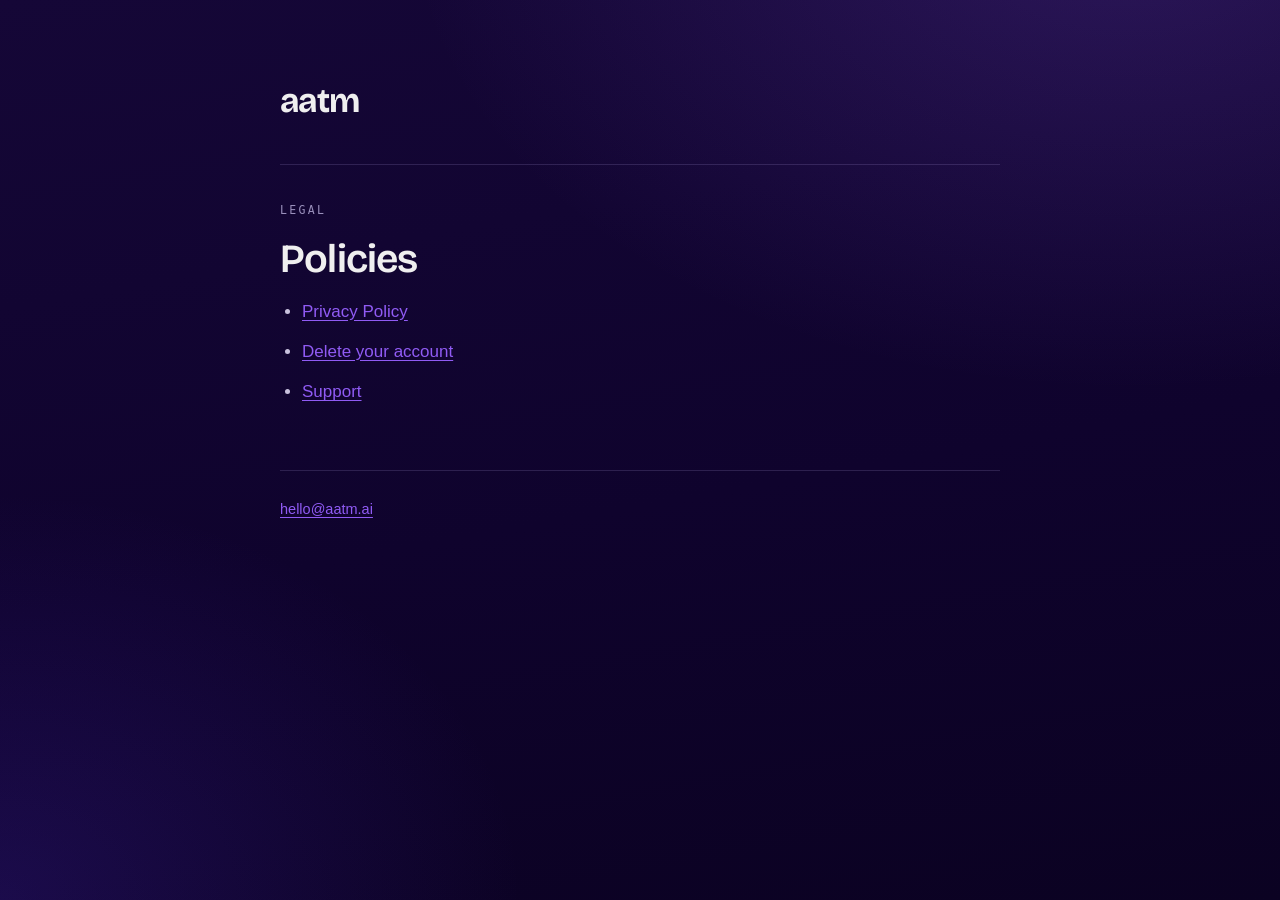
<file: index.html>
<!DOCTYPE html>
<html lang="en"><head><meta charset="utf-8">
<meta name="viewport" content="width=device-width,initial-scale=1">
<title>aatm · legal</title>
<link rel="preconnect" href="https://fonts.googleapis.com">
<link rel="preconnect" href="https://fonts.gstatic.com" crossorigin>
<link href="https://fonts.googleapis.com/css2?family=Bricolage+Grotesque:opsz,wght@12..96,400..700&display=swap" rel="stylesheet">
<link rel="stylesheet" href="./style.css">
</head>
<body><div class="wrap">
<header><span class="mark">aatm</span></header>
<p class="kicker">Legal</p>
<h1>Policies</h1>
<ul>
  <li><a href="https://aatm.ai/privacy/">Privacy Policy</a></li>
  <li><a href="./delete-account/">Delete your account</a></li>
  <li><a href="./support/">Support</a></li>
</ul>
<footer><p><a href="mailto:hello@aatm.ai">hello@aatm.ai</a></p></footer>
</div></body></html>
</file>
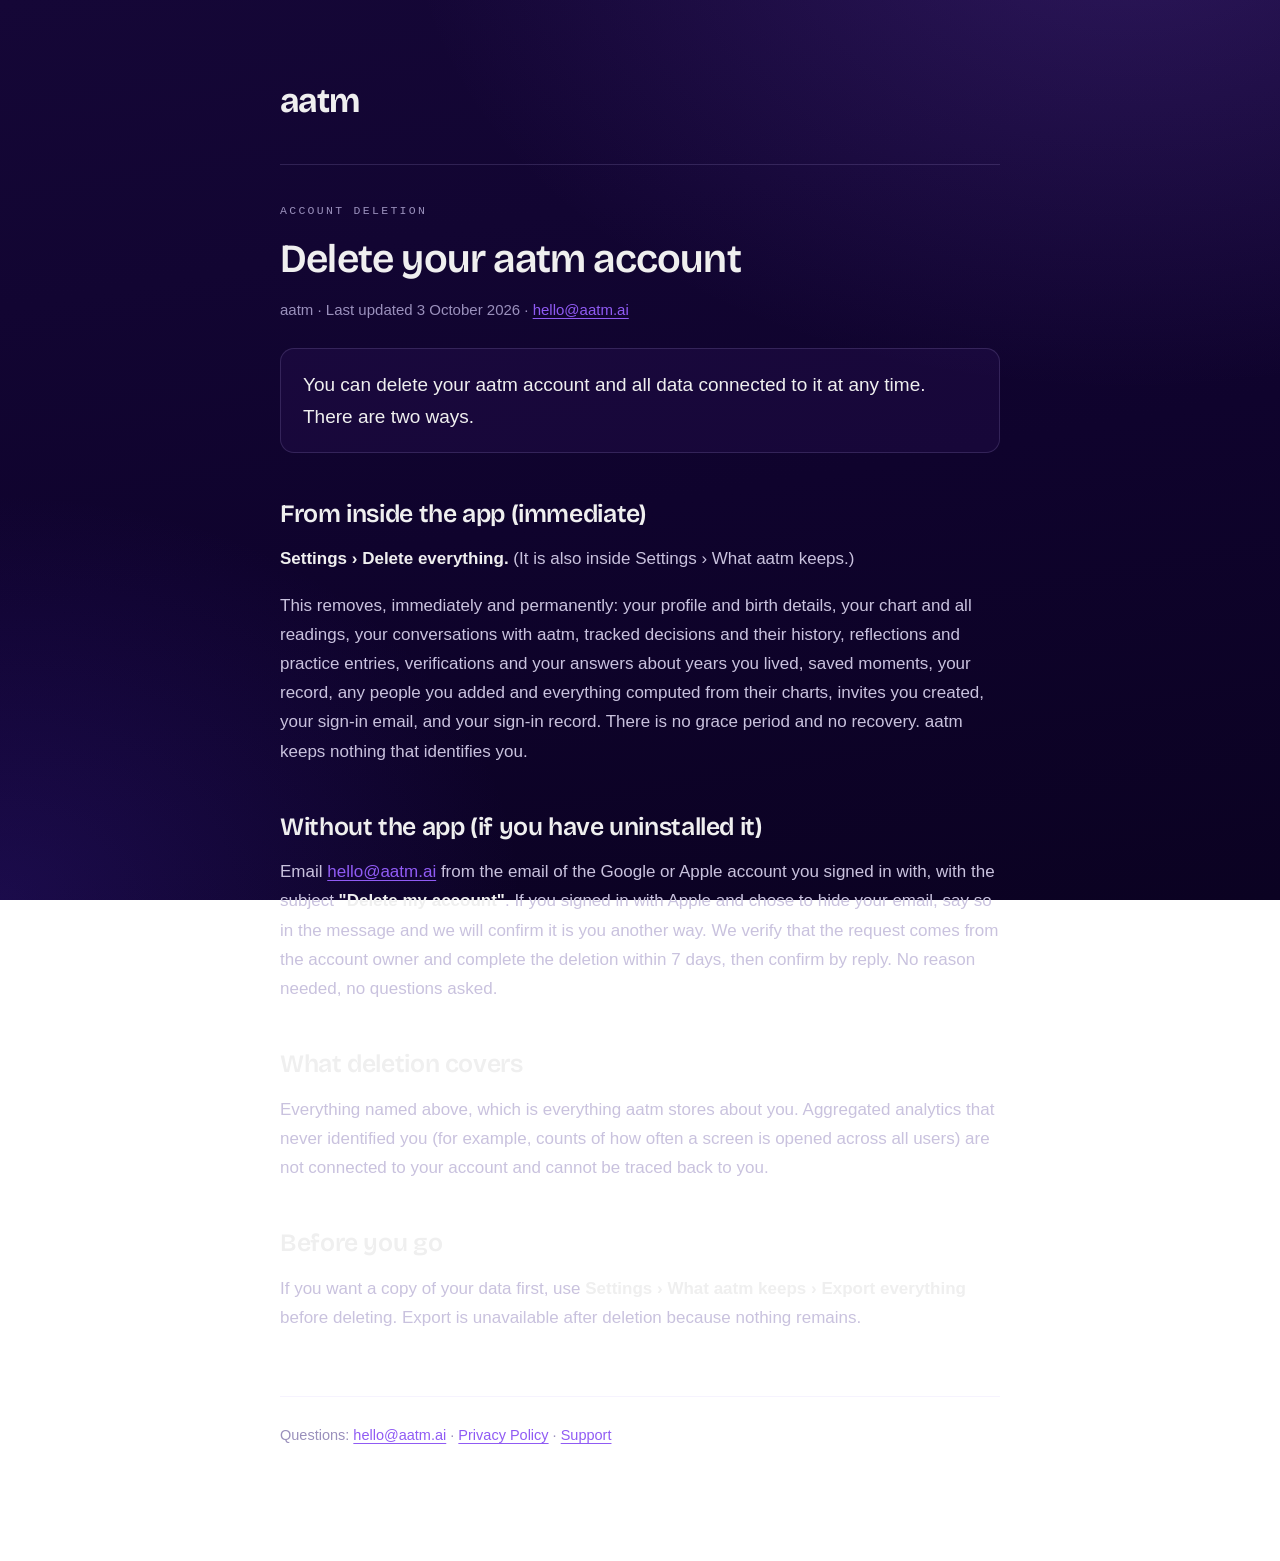
<file: delete-account/index.html>
<!DOCTYPE html>
<html lang="en">
<head>
<meta charset="utf-8">
<meta name="viewport" content="width=device-width, initial-scale=1">
<title>Delete your account · aatm</title>
<meta name="description" content="Delete your aatm account and all data connected to it, from inside the app or by email. No grace period, no questions asked.">
<link rel="preconnect" href="https://fonts.googleapis.com">
<link rel="preconnect" href="https://fonts.gstatic.com" crossorigin>
<link href="https://fonts.googleapis.com/css2?family=Bricolage+Grotesque:opsz,wght@12..96,400..700&display=swap" rel="stylesheet">
<link rel="stylesheet" href="../style.css">
</head>
<body>
<div class="wrap">

<header>
  <span class="mark">aatm</span>
</header>

<p class="kicker">Account deletion</p>
<h1>Delete your aatm account</h1>
<p class="meta">aatm &middot; Last updated 3 October 2026 &middot; <a href="mailto:hello@aatm.ai">hello@aatm.ai</a></p>

<div class="short">
  <p class="lede">You can delete your aatm account and all data connected to it at any time. There are two ways.</p>
</div>

<h2>From inside the app (immediate)</h2>
<p><strong>Settings &rsaquo; Delete everything.</strong> (It is also inside Settings &rsaquo; What aatm keeps.)</p>
<p>This removes, immediately and permanently: your profile and birth details, your chart and all readings, your conversations with aatm, tracked decisions and their history, reflections and practice entries, verifications and your answers about years you lived, saved moments, your record, any people you added and everything computed from their charts, invites you created, your sign-in email, and your sign-in record. There is no grace period and no recovery. aatm keeps nothing that identifies you.</p>

<h2>Without the app (if you have uninstalled it)</h2>
<p>Email <a href="mailto:hello@aatm.ai?subject=Delete%20my%20account">hello@aatm.ai</a> from the email of the Google or Apple account you signed in with, with the subject <strong>"Delete my account"</strong>. If you signed in with Apple and chose to hide your email, say so in the message and we will confirm it is you another way. We verify that the request comes from the account owner and complete the deletion within 7 days, then confirm by reply. No reason needed, no questions asked.</p>

<h2>What deletion covers</h2>
<p>Everything named above, which is everything aatm stores about you. Aggregated analytics that never identified you (for example, counts of how often a screen is opened across all users) are not connected to your account and cannot be traced back to you.</p>

<h2>Before you go</h2>
<p>If you want a copy of your data first, use <strong>Settings &rsaquo; What aatm keeps &rsaquo; Export everything</strong> before deleting. Export is unavailable after deletion because nothing remains.</p>

<footer>
  <p>Questions: <a href="mailto:hello@aatm.ai">hello@aatm.ai</a> &middot; <a href="https://aatm.ai/privacy/">Privacy Policy</a> &middot; <a href="../support/">Support</a></p>
</footer>

</div>
</body>
</html>
</file>
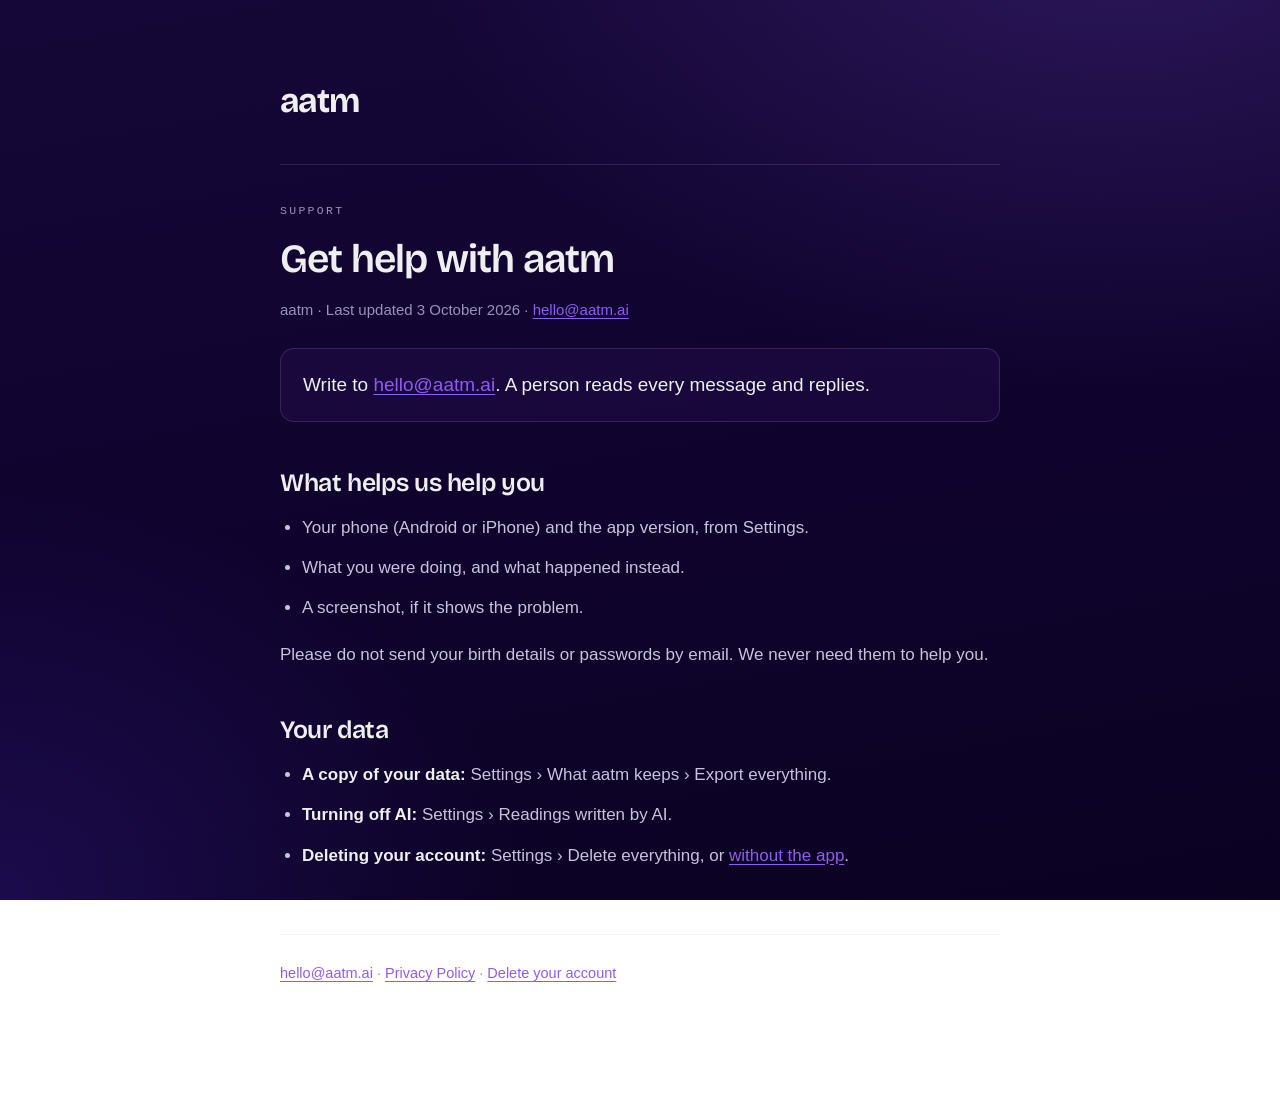
<file: support/index.html>
<!DOCTYPE html>
<html lang="en">
<head>
<meta charset="utf-8">
<meta name="viewport" content="width=device-width, initial-scale=1">
<title>Support · aatm</title>
<meta name="description" content="Get help with aatm. Write to hello@aatm.ai and a person will reply.">
<link rel="preconnect" href="https://fonts.googleapis.com">
<link rel="preconnect" href="https://fonts.gstatic.com" crossorigin>
<link href="https://fonts.googleapis.com/css2?family=Bricolage+Grotesque:opsz,wght@12..96,400..700&display=swap" rel="stylesheet">
<link rel="stylesheet" href="../style.css">
</head>
<body>
<div class="wrap">

<header>
  <span class="mark">aatm</span>
</header>

<p class="kicker">Support</p>
<h1>Get help with aatm</h1>
<p class="meta">aatm &middot; Last updated 3 October 2026 &middot; <a href="mailto:hello@aatm.ai">hello@aatm.ai</a></p>

<div class="short">
  <p class="lede">Write to <a href="mailto:hello@aatm.ai?subject=aatm%20support">hello@aatm.ai</a>. A person reads every message and replies.</p>
</div>

<h2>What helps us help you</h2>
<ul>
  <li>Your phone (Android or iPhone) and the app version, from Settings.</li>
  <li>What you were doing, and what happened instead.</li>
  <li>A screenshot, if it shows the problem.</li>
</ul>
<p>Please do not send your birth details or passwords by email. We never need them to help you.</p>

<h2>Your data</h2>
<ul>
  <li><strong>A copy of your data:</strong> Settings &rsaquo; What aatm keeps &rsaquo; Export everything.</li>
  <li><strong>Turning off AI:</strong> Settings &rsaquo; Readings written by AI.</li>
  <li><strong>Deleting your account:</strong> Settings &rsaquo; Delete everything, or <a href="../delete-account/">without the app</a>.</li>
</ul>

<footer>
  <p><a href="mailto:hello@aatm.ai">hello@aatm.ai</a> &middot; <a href="https://aatm.ai/privacy/">Privacy Policy</a> &middot; <a href="../delete-account/">Delete your account</a></p>
</footer>

</div>
</body>
</html>
</file>
<file: style.css>
:root{
    --midnight:#0F032D; --violet:#905BF4; --purple:#4E2BCC;
    --ink:#EFEFEF; --ink2:#C9C2DE; --ink3:#9A90BC;
    --rule:rgba(196,179,247,.16); --card:rgba(144,91,244,.06);
  }
  *{margin:0;padding:0;box-sizing:border-box}
  html{-webkit-text-size-adjust:100%}
  body{
    background:
      radial-gradient(1200px 800px at 88% -10%, rgba(144,91,244,.20), transparent 60%),
      radial-gradient(900px 700px at 0% 100%, rgba(78,43,204,.22), transparent 58%),
      linear-gradient(170deg,#150737 0%,#0F032D 55%,#0B0222 100%);
    background-attachment:fixed; color:var(--ink2);
    font:400 17px/1.72 ui-sans-serif,-apple-system,BlinkMacSystemFont,"Segoe UI",Roboto,sans-serif;
    padding:0 22px 96px;
  }
  .wrap{max-width:720px;margin:0 auto}
  header{padding:72px 0 34px;border-bottom:1px solid var(--rule);margin-bottom:40px}
  .mark{font-family:'Bricolage Grotesque',sans-serif;font-weight:700;font-size:34px;
    letter-spacing:-.02em;color:var(--ink);display:inline-block}
  .kicker{font:500 11.5px/1 ui-monospace,SFMono-Regular,Menlo,monospace;
    letter-spacing:.2em;text-transform:uppercase;color:var(--ink3);margin-bottom:14px}
  h1{font-family:'Bricolage Grotesque',sans-serif;font-weight:600;font-size:40px;
    line-height:1.14;letter-spacing:-.02em;color:var(--ink);margin:20px 0 14px}
  h2{font-family:'Bricolage Grotesque',sans-serif;font-weight:600;font-size:25px;
    line-height:1.25;letter-spacing:-.015em;color:var(--ink);margin:46px 0 14px}
  h3{font-weight:600;font-size:17px;color:var(--ink);margin:26px 0 8px}
  p{margin:0 0 17px}
  ul{margin:0 0 17px;padding-left:22px}
  li{margin:0 0 11px}
  a{color:var(--violet);text-underline-offset:3px}
  a:hover{color:#B79BFF}
  strong{color:var(--ink);font-weight:600}
  .meta{font-size:15px;color:var(--ink3)}
  .lede{font-size:19px;line-height:1.65;color:var(--ink)}
  .short{border:1px solid var(--rule);background:var(--card);border-radius:14px;
    padding:20px 22px;margin:26px 0 8px}
  .short p{margin:0}
  footer{margin-top:64px;padding-top:26px;border-top:1px solid var(--rule);
    font-size:14.5px;color:var(--ink3)}
  @media (max-width:560px){
    body{font-size:16.5px;padding:0 18px 72px}
    h1{font-size:31px} h2{font-size:22px} header{padding:52px 0 28px}
  }
</file>
